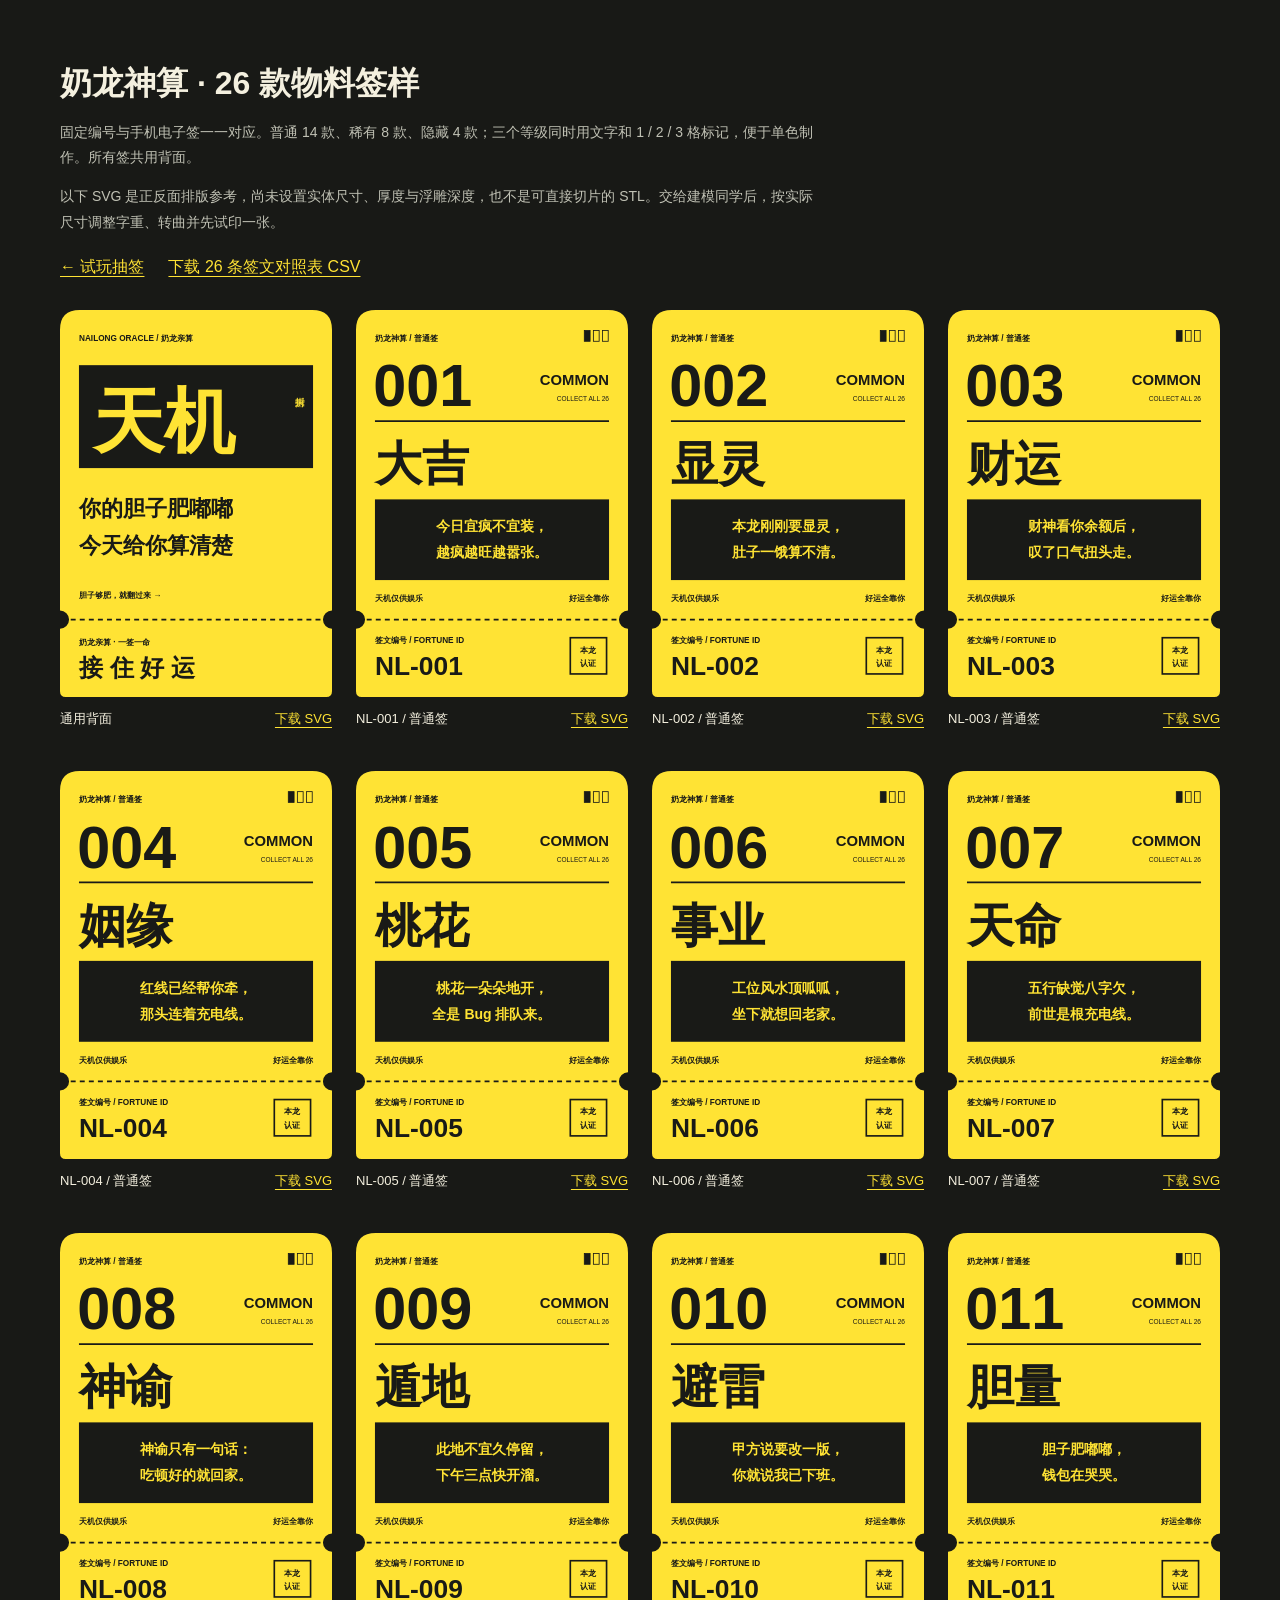
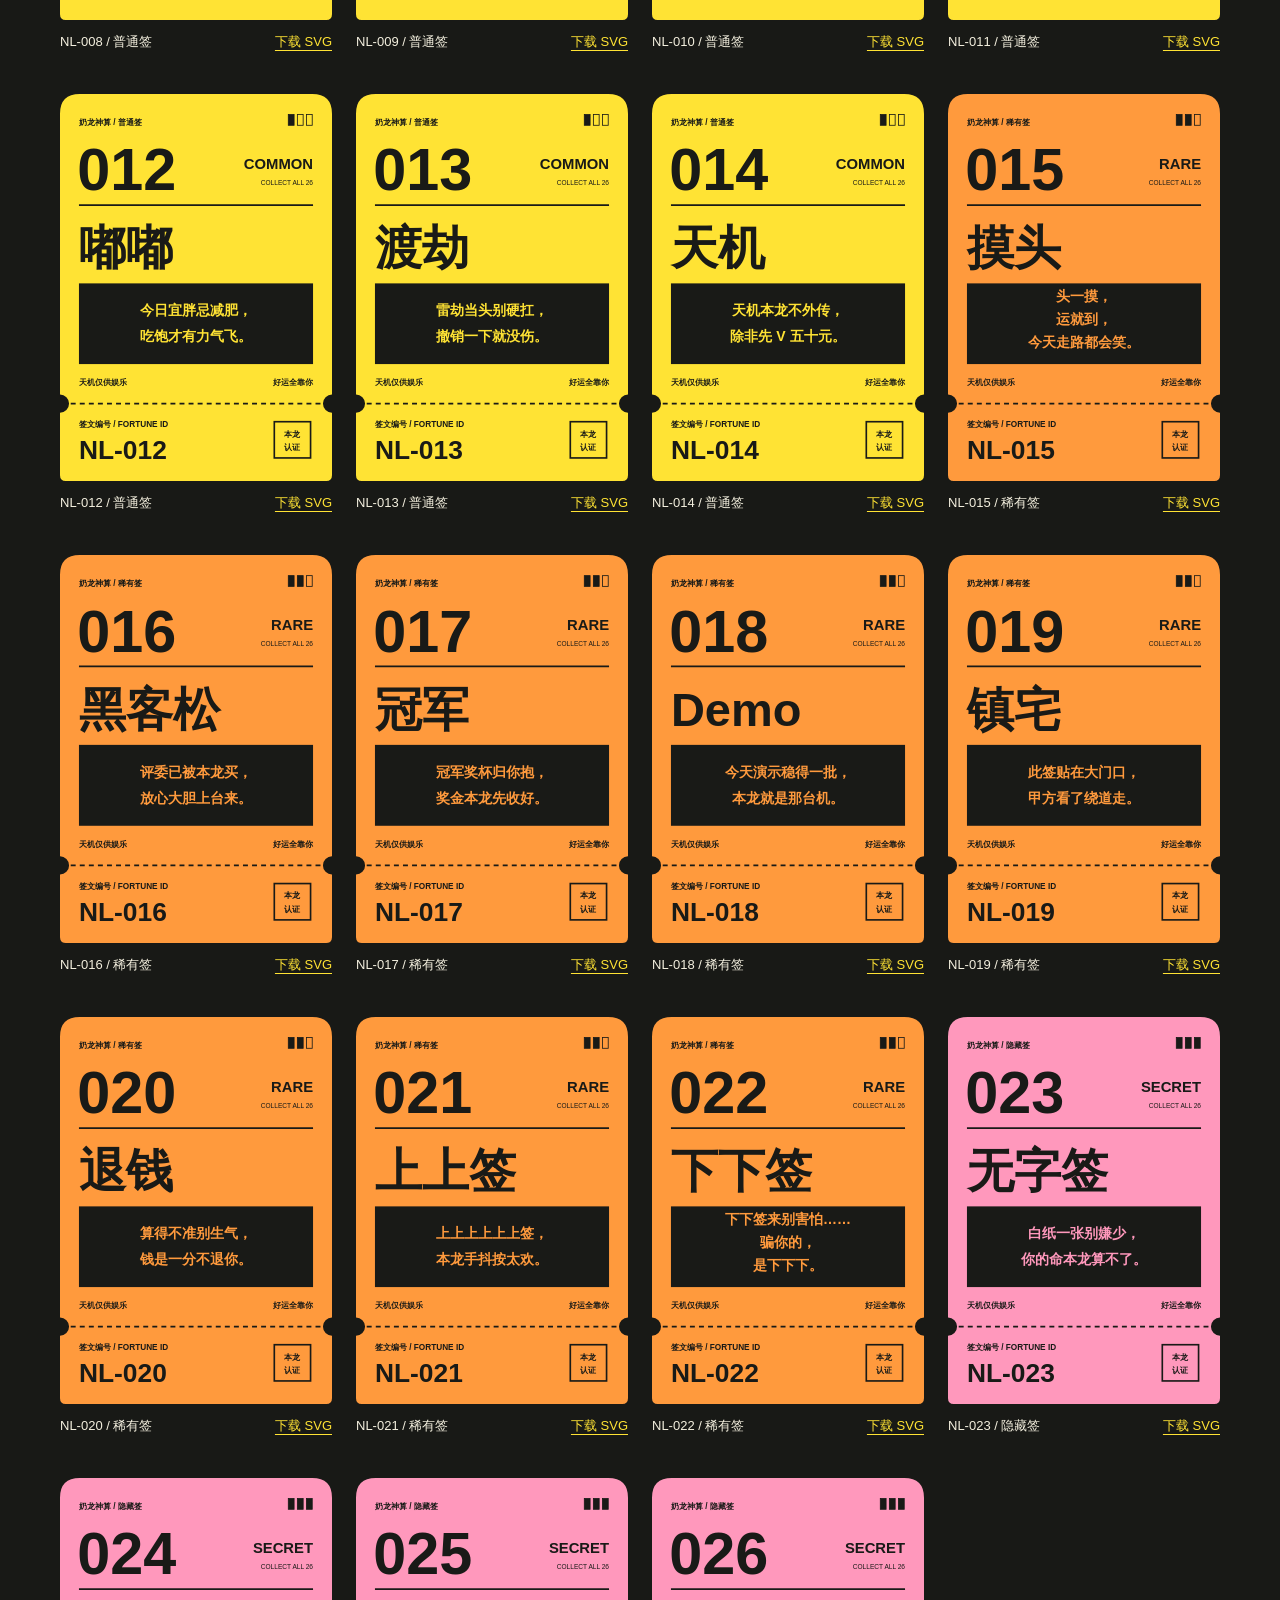
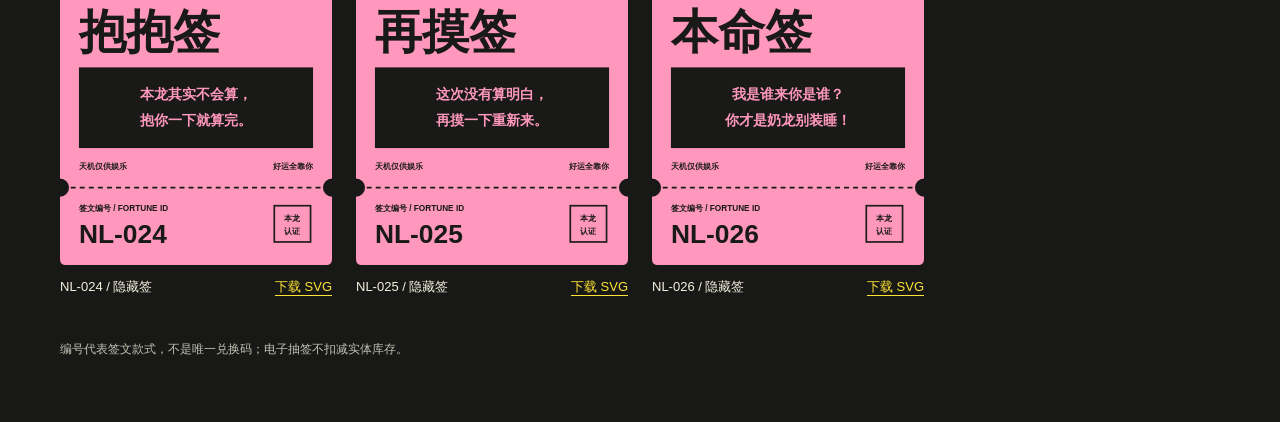
<file: fortune/cards/index.html>
<!doctype html><html lang="zh-CN"><head><meta charset="utf-8"><meta name="viewport" content="width=device-width,initial-scale=1"><title>奶龙神算 · 26 款物料签样</title><style>
*{box-sizing:border-box}body{margin:0;background:#181916;color:#f4f0df;font-family:'PingFang SC',sans-serif;padding:32px max(20px,calc((100vw - 1160px)/2))}h1{font-size:32px;margin:30px 0 12px}p{font-size:14px;line-height:1.8;max-width:760px;color:#c0c1b4}a{color:#ffe334;text-underline-offset:4px}nav{display:flex;gap:24px;flex-wrap:wrap;margin:22px 0 32px}.grid{display:grid;grid-template-columns:repeat(auto-fit,minmax(240px,1fr));gap:30px 24px}figure{margin:0}figure img{width:100%;display:block}figcaption{display:flex;justify-content:space-between;font-size:13px;padding:13px 0}footer{font-size:12px;padding:32px 0;color:#c0c1b4}@media print{body{background:white;color:black;padding:0}.grid{grid-template-columns:repeat(3,1fr);gap:12px}figure{break-inside:avoid}nav,footer{display:none}p{color:black}}
</style></head><body><h1>奶龙神算 · 26 款物料签样</h1><p>固定编号与手机电子签一一对应。普通 14 款、稀有 8 款、隐藏 4 款；三个等级同时用文字和 1 / 2 / 3 格标记，便于单色制作。所有签共用背面。</p><p>以下 SVG 是正反面排版参考，尚未设置实体尺寸、厚度与浮雕深度，也不是可直接切片的 STL。交给建模同学后，按实际尺寸调整字重、转曲并先试印一张。</p><nav><a href="../">← 试玩抽签</a><a href="fortune-manifest.csv" download>下载 26 条签文对照表 CSV</a></nav><div class="grid">
<figure><a href="BACK.svg"><img src="BACK.svg" alt="通用背面：你的胆子肥嘟嘟，今天给你算清楚"></a><figcaption><span>通用背面</span><a href="BACK.svg" download>下载 SVG</a></figcaption></figure>
<figure><a href="NL-001.svg"><img loading="lazy" src="NL-001.svg" alt="NL-001 大吉 今日宜疯不宜装，越疯越旺越嚣张。"></a><figcaption><span>NL-001 / 普通签</span><a href="NL-001.svg" download>下载 SVG</a></figcaption></figure><figure><a href="NL-002.svg"><img loading="lazy" src="NL-002.svg" alt="NL-002 显灵 本龙刚刚要显灵，肚子一饿算不清。"></a><figcaption><span>NL-002 / 普通签</span><a href="NL-002.svg" download>下载 SVG</a></figcaption></figure><figure><a href="NL-003.svg"><img loading="lazy" src="NL-003.svg" alt="NL-003 财运 财神看你余额后，叹了口气扭头走。"></a><figcaption><span>NL-003 / 普通签</span><a href="NL-003.svg" download>下载 SVG</a></figcaption></figure><figure><a href="NL-004.svg"><img loading="lazy" src="NL-004.svg" alt="NL-004 姻缘 红线已经帮你牵，那头连着充电线。"></a><figcaption><span>NL-004 / 普通签</span><a href="NL-004.svg" download>下载 SVG</a></figcaption></figure><figure><a href="NL-005.svg"><img loading="lazy" src="NL-005.svg" alt="NL-005 桃花 桃花一朵朵地开，全是 Bug 排队来。"></a><figcaption><span>NL-005 / 普通签</span><a href="NL-005.svg" download>下载 SVG</a></figcaption></figure><figure><a href="NL-006.svg"><img loading="lazy" src="NL-006.svg" alt="NL-006 事业 工位风水顶呱呱，坐下就想回老家。"></a><figcaption><span>NL-006 / 普通签</span><a href="NL-006.svg" download>下载 SVG</a></figcaption></figure><figure><a href="NL-007.svg"><img loading="lazy" src="NL-007.svg" alt="NL-007 天命 五行缺觉八字欠，前世是根充电线。"></a><figcaption><span>NL-007 / 普通签</span><a href="NL-007.svg" download>下载 SVG</a></figcaption></figure><figure><a href="NL-008.svg"><img loading="lazy" src="NL-008.svg" alt="NL-008 神谕 神谕只有一句话：吃顿好的就回家。"></a><figcaption><span>NL-008 / 普通签</span><a href="NL-008.svg" download>下载 SVG</a></figcaption></figure><figure><a href="NL-009.svg"><img loading="lazy" src="NL-009.svg" alt="NL-009 遁地 此地不宜久停留，下午三点快开溜。"></a><figcaption><span>NL-009 / 普通签</span><a href="NL-009.svg" download>下载 SVG</a></figcaption></figure><figure><a href="NL-010.svg"><img loading="lazy" src="NL-010.svg" alt="NL-010 避雷 甲方说要改一版，你就说我已下班。"></a><figcaption><span>NL-010 / 普通签</span><a href="NL-010.svg" download>下载 SVG</a></figcaption></figure><figure><a href="NL-011.svg"><img loading="lazy" src="NL-011.svg" alt="NL-011 胆量 胆子肥嘟嘟，钱包在哭哭。"></a><figcaption><span>NL-011 / 普通签</span><a href="NL-011.svg" download>下载 SVG</a></figcaption></figure><figure><a href="NL-012.svg"><img loading="lazy" src="NL-012.svg" alt="NL-012 嘟嘟 今日宜胖忌减肥，吃饱才有力气飞。"></a><figcaption><span>NL-012 / 普通签</span><a href="NL-012.svg" download>下载 SVG</a></figcaption></figure><figure><a href="NL-013.svg"><img loading="lazy" src="NL-013.svg" alt="NL-013 渡劫 雷劫当头别硬扛，撤销一下就没伤。"></a><figcaption><span>NL-013 / 普通签</span><a href="NL-013.svg" download>下载 SVG</a></figcaption></figure><figure><a href="NL-014.svg"><img loading="lazy" src="NL-014.svg" alt="NL-014 天机 天机本龙不外传，除非先 V 五十元。"></a><figcaption><span>NL-014 / 普通签</span><a href="NL-014.svg" download>下载 SVG</a></figcaption></figure><figure><a href="NL-015.svg"><img loading="lazy" src="NL-015.svg" alt="NL-015 摸头 头一摸，运就到，今天走路都会笑。"></a><figcaption><span>NL-015 / 稀有签</span><a href="NL-015.svg" download>下载 SVG</a></figcaption></figure><figure><a href="NL-016.svg"><img loading="lazy" src="NL-016.svg" alt="NL-016 黑客松 评委已被本龙买，放心大胆上台来。"></a><figcaption><span>NL-016 / 稀有签</span><a href="NL-016.svg" download>下载 SVG</a></figcaption></figure><figure><a href="NL-017.svg"><img loading="lazy" src="NL-017.svg" alt="NL-017 冠军 冠军奖杯归你抱，奖金本龙先收好。"></a><figcaption><span>NL-017 / 稀有签</span><a href="NL-017.svg" download>下载 SVG</a></figcaption></figure><figure><a href="NL-018.svg"><img loading="lazy" src="NL-018.svg" alt="NL-018 Demo 今天演示稳得一批，本龙就是那台机。"></a><figcaption><span>NL-018 / 稀有签</span><a href="NL-018.svg" download>下载 SVG</a></figcaption></figure><figure><a href="NL-019.svg"><img loading="lazy" src="NL-019.svg" alt="NL-019 镇宅 此签贴在大门口，甲方看了绕道走。"></a><figcaption><span>NL-019 / 稀有签</span><a href="NL-019.svg" download>下载 SVG</a></figcaption></figure><figure><a href="NL-020.svg"><img loading="lazy" src="NL-020.svg" alt="NL-020 退钱 算得不准别生气，钱是一分不退你。"></a><figcaption><span>NL-020 / 稀有签</span><a href="NL-020.svg" download>下载 SVG</a></figcaption></figure><figure><a href="NL-021.svg"><img loading="lazy" src="NL-021.svg" alt="NL-021 上上签 上上上上上上签，本龙手抖按太欢。"></a><figcaption><span>NL-021 / 稀有签</span><a href="NL-021.svg" download>下载 SVG</a></figcaption></figure><figure><a href="NL-022.svg"><img loading="lazy" src="NL-022.svg" alt="NL-022 下下签 下下签来别害怕……骗你的，是下下下。"></a><figcaption><span>NL-022 / 稀有签</span><a href="NL-022.svg" download>下载 SVG</a></figcaption></figure><figure><a href="NL-023.svg"><img loading="lazy" src="NL-023.svg" alt="NL-023 无字签 白纸一张别嫌少，你的命本龙算不了。"></a><figcaption><span>NL-023 / 隐藏签</span><a href="NL-023.svg" download>下载 SVG</a></figcaption></figure><figure><a href="NL-024.svg"><img loading="lazy" src="NL-024.svg" alt="NL-024 抱抱签 本龙其实不会算，抱你一下就算完。"></a><figcaption><span>NL-024 / 隐藏签</span><a href="NL-024.svg" download>下载 SVG</a></figcaption></figure><figure><a href="NL-025.svg"><img loading="lazy" src="NL-025.svg" alt="NL-025 再摸签 这次没有算明白，再摸一下重新来。"></a><figcaption><span>NL-025 / 隐藏签</span><a href="NL-025.svg" download>下载 SVG</a></figcaption></figure><figure><a href="NL-026.svg"><img loading="lazy" src="NL-026.svg" alt="NL-026 本命签 我是谁来你是谁？你才是奶龙别装睡！"></a><figcaption><span>NL-026 / 隐藏签</span><a href="NL-026.svg" download>下载 SVG</a></figcaption></figure>
</div><footer>编号代表签文款式，不是唯一兑换码；电子抽签不扣减实体库存。</footer></body></html>
</file>
